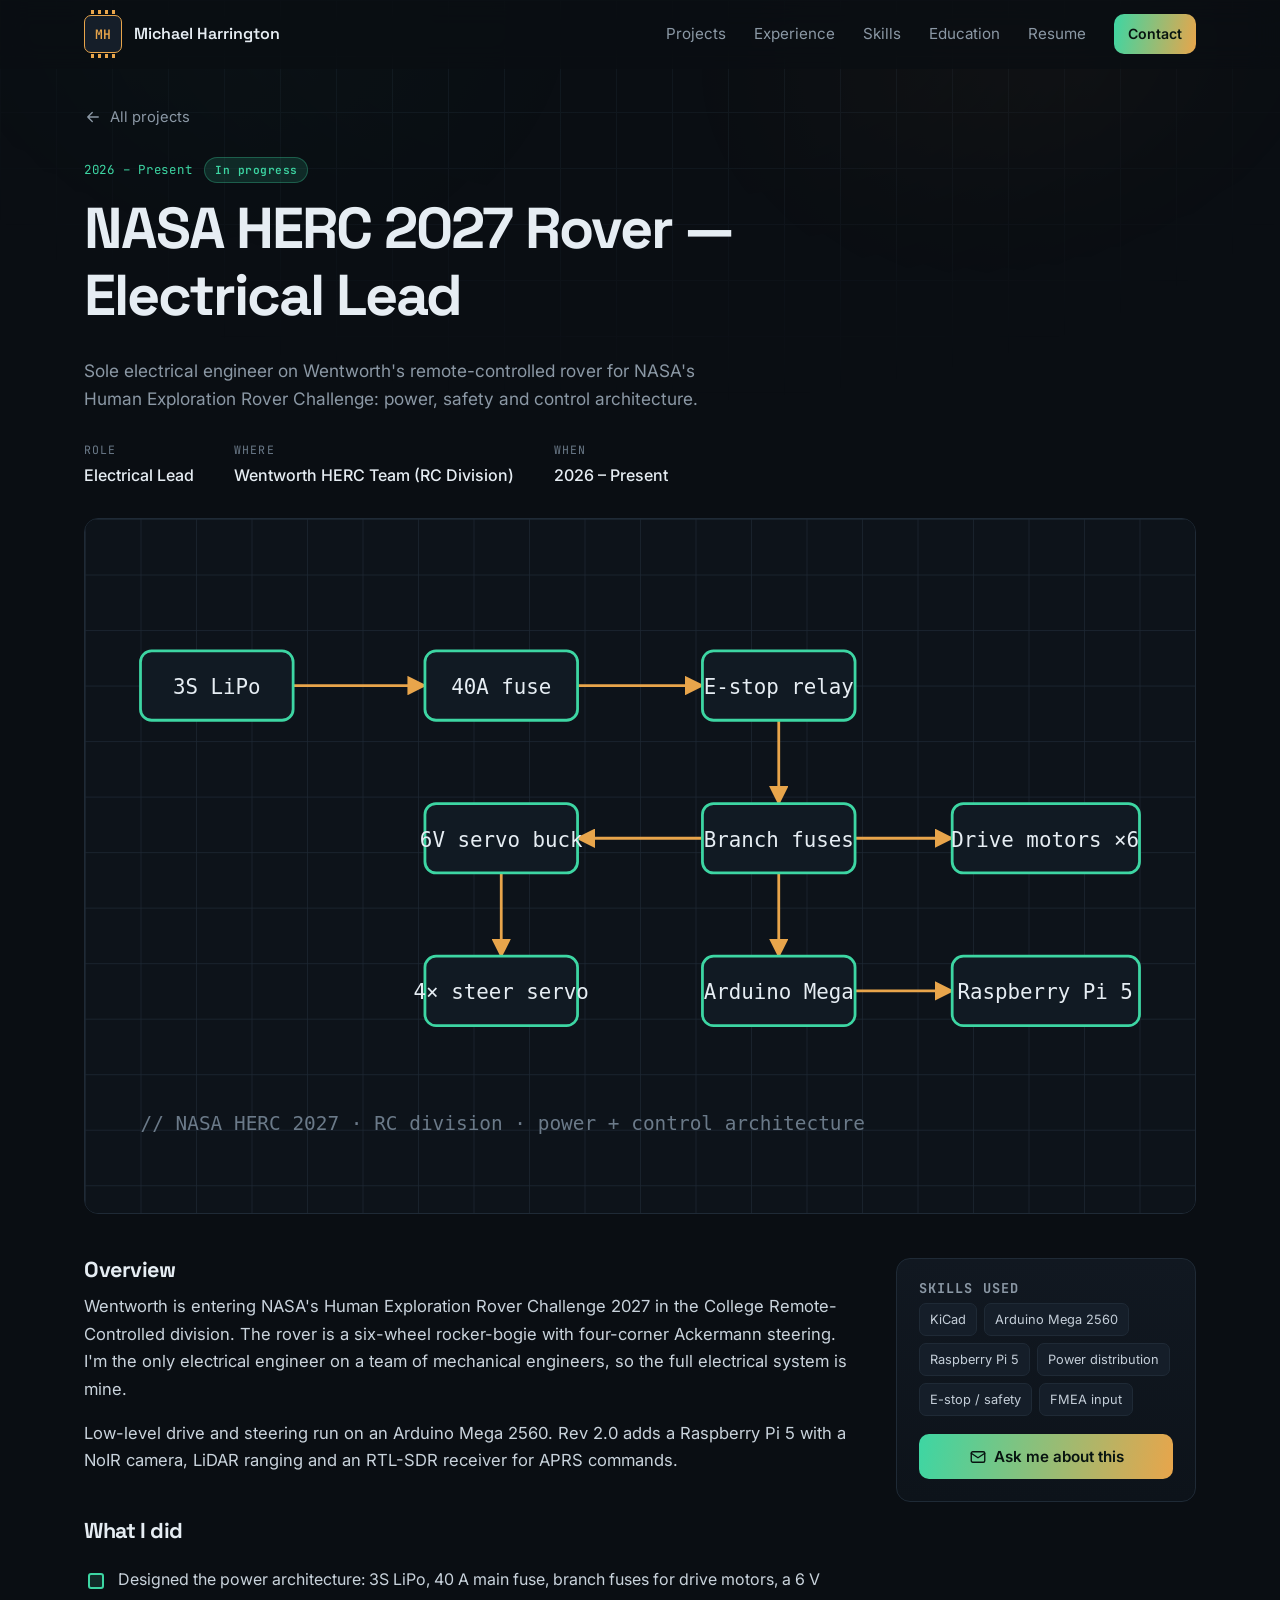
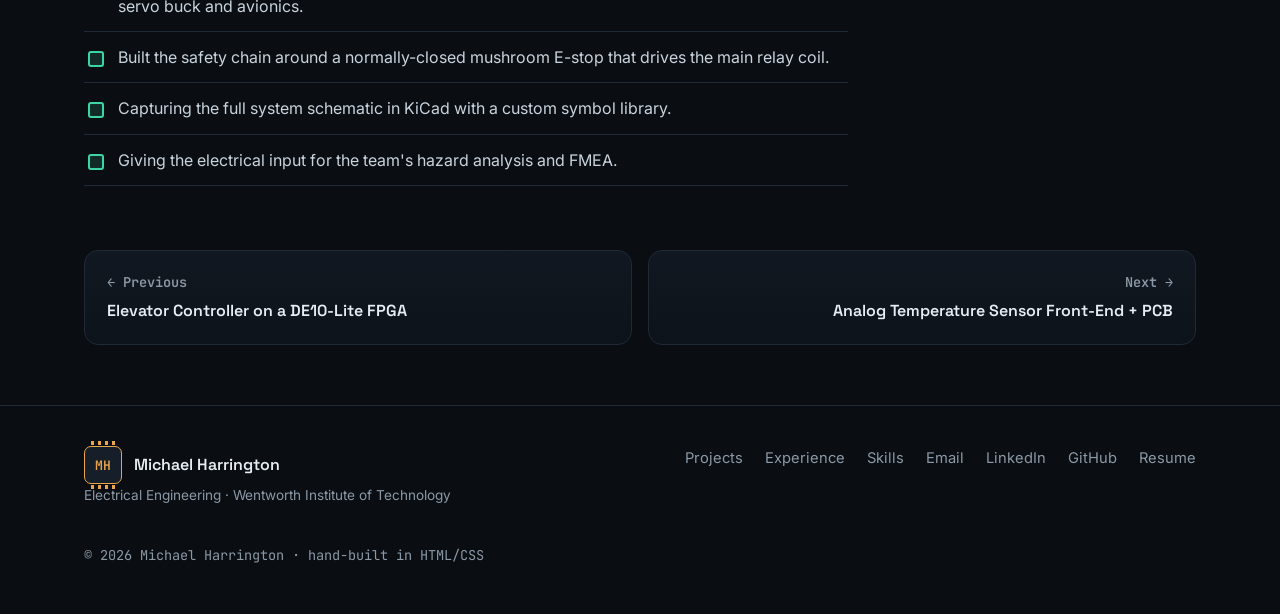
<file: projects/nasa-herc-rover.html>
<!doctype html>
<html lang="en"><head>
<meta charset="utf-8"><meta name="viewport" content="width=device-width,initial-scale=1">
<title>NASA HERC 2027 Rover — Electrical Lead — Michael Harrington</title>
<meta name="description" content="Sole electrical engineer on Wentworth&#x27;s remote-controlled rover for NASA&#x27;s Human Exploration Rover Challenge: power, safety and control architecture.">
<meta name="theme-color" content="#0a0e13">
<script>document.documentElement.classList.add("js")</script>
<meta property="og:title" content="NASA HERC 2027 Rover — Electrical Lead — Michael Harrington"><meta property="og:description" content="Sole electrical engineer on Wentworth&#x27;s remote-controlled rover for NASA&#x27;s Human Exploration Rover Challenge: power, safety and control architecture."><meta property="og:type" content="website">
<meta property="og:image" content="https://michaelh1838.github.io/assets/og.png"><meta property="og:image:width" content="1200"><meta property="og:image:height" content="630"><meta name="twitter:card" content="summary_large_image">
<link rel="icon" href="../assets/favicon.svg" type="image/svg+xml">
<link rel="preconnect" href="https://fonts.googleapis.com"><link rel="preconnect" href="https://fonts.gstatic.com" crossorigin><link href="https://fonts.googleapis.com/css2?family=Inter:wght@400;500;600&family=JetBrains+Mono:wght@400;500&family=Space+Grotesk:wght@500;600;700&display=swap" rel="stylesheet">
<link rel="stylesheet" href="../assets/style.css">
</head><body>
<a class="skip" href="#main">Skip to content</a>
<div class="bg-grid" aria-hidden="true"></div><header class="nav" id="top"><div class="wrap nav-in">
<a class="brand" href="../index.html"><span class="chiplogo" aria-hidden="true"><span>MH</span></span><span class="brand-name">Michael Harrington</span></a>
<nav class="nav-links" id="navlinks" aria-label="Primary"><a href="../#projects">Projects</a><a href="../#experience">Experience</a><a href="../#skills">Skills</a><a href="../#education">Education</a><a href="../Michael_Harrington_Resume.pdf" target="_blank" rel="noopener">Resume</a><a class="btn btn-sm btn-primary" href="../#contact">Contact</a></nav>
<button class="nav-toggle" aria-label="Open menu" aria-expanded="false" aria-controls="navlinks"><span></span><span></span></button>
</div></header>
<main id="main" class="pmain">
<div class="wrap">
<a class="back" href="../#projects"><svg class="ic" viewBox="0 0 24 24" fill="none" stroke="currentColor" stroke-width="1.8" stroke-linecap="round" stroke-linejoin="round" aria-hidden="true"><path d="M19 12H5M11 6l-6 6 6 6"/></svg> All projects</a>
<header class="phead">
<p class="eyebrow mono">2026 – Present <span class="badge live">In progress</span></p>
<h1>NASA HERC 2027 Rover — Electrical Lead</h1>
<p class="lead">Sole electrical engineer on Wentworth&#x27;s remote-controlled rover for NASA&#x27;s Human Exploration Rover Challenge: power, safety and control architecture.</p>
<dl class="meta">
<div><dt class="mono">Role</dt><dd>Electrical Lead</dd></div>
<div><dt class="mono">Where</dt><dd>Wentworth HERC Team (RC Division)</dd></div>
<div><dt class="mono">When</dt><dd>2026 – Present</dd></div>
</dl>
</header>
<div class="phero card svgc"><img src="../assets/herc.svg" alt="NASA HERC 2027 Rover — Electrical Lead" width="1600" height="900"></div>
<div class="pgrid">
<div class="pcontent">
<section class="psec"><h2 class="h3">Overview</h2><p>Wentworth is entering NASA&#x27;s Human Exploration Rover Challenge 2027 in the College Remote-Controlled division. The rover is a six-wheel rocker-bogie with four-corner Ackermann steering. I&#x27;m the only electrical engineer on a team of mechanical engineers, so the full electrical system is mine.</p><p>Low-level drive and steering run on an Arduino Mega 2560. Rev 2.0 adds a Raspberry Pi 5 with a NoIR camera, LiDAR ranging and an RTL-SDR receiver for APRS commands.</p></section>
<section class="psec"><h2 class="h3">What I did</h2><ul class="checks"><li>Designed the power architecture: 3S LiPo, 40 A main fuse, branch fuses for drive motors, a 6 V servo buck and avionics.</li><li>Built the safety chain around a normally-closed mushroom E-stop that drives the main relay coil.</li><li>Capturing the full system schematic in KiCad with a custom symbol library.</li><li>Giving the electrical input for the team&#x27;s hazard analysis and FMEA.</li></ul></section>


</div>
<aside class="pside"><div class="card sticky"><h2 class="h4 mono">Skills used</h2><ul class="chips"><li>KiCad</li><li>Arduino Mega 2560</li><li>Raspberry Pi 5</li><li>Power distribution</li><li>E-stop / safety</li><li>FMEA input</li></ul>
<a class="btn btn-primary btn-block" href="mailto:michaelh071805@gmail.com?subject=NASA HERC 2027 Rover — Electrical Lead"><svg class="ic" viewBox="0 0 24 24" fill="none" stroke="currentColor" stroke-width="1.8" stroke-linecap="round" stroke-linejoin="round" aria-hidden="true"><rect x="3" y="5" width="18" height="14" rx="2"/><path d="M3 7l9 6 9-6"/></svg> Ask me about this</a></div></aside>
</div>
<nav class="pnav" aria-label="More projects">
<a class="card" href="../projects/elevator-controller-fpga.html"><span class="mono muted small">← Previous</span><span>Elevator Controller on a DE10-Lite FPGA</span></a>
<a class="card right" href="../projects/analog-temperature-sensor.html"><span class="mono muted small">Next →</span><span>Analog Temperature Sensor Front-End + PCB</span></a>
</nav>
</div>
<div class="lightbox" id="lb" hidden><button class="lb-close" aria-label="Close">×</button><button class="lb-prev" aria-label="Previous">‹</button><figure><img alt=""><figcaption></figcaption></figure><button class="lb-next" aria-label="Next">›</button></div>
</main><footer class="foot"><div class="wrap foot-in">
<div><a class="brand" href="../index.html"><span class="chiplogo" aria-hidden="true"><span>MH</span></span><span class="brand-name">Michael Harrington</span></a>
<p class="muted small">Electrical Engineering · Wentworth Institute of Technology</p></div>
<div class="foot-links"><a href="../#projects">Projects</a><a href="../#experience">Experience</a><a href="../#skills">Skills</a><a href="mailto:michaelh071805@gmail.com">Email</a><a href="https://www.linkedin.com/in/michaelharrington-ee/" target="_blank" rel="noopener">LinkedIn</a><a href="https://github.com/MichaelH1838" target="_blank" rel="noopener">GitHub</a><a href="../Michael_Harrington_Resume.pdf" target="_blank" rel="noopener">Resume</a></div>
<p class="muted small mono">© <span id="yr">2026</span> Michael Harrington · hand-built in HTML/CSS</p>
</div></footer>
<script src="../assets/main.js" defer></script>
</body></html>
</file>
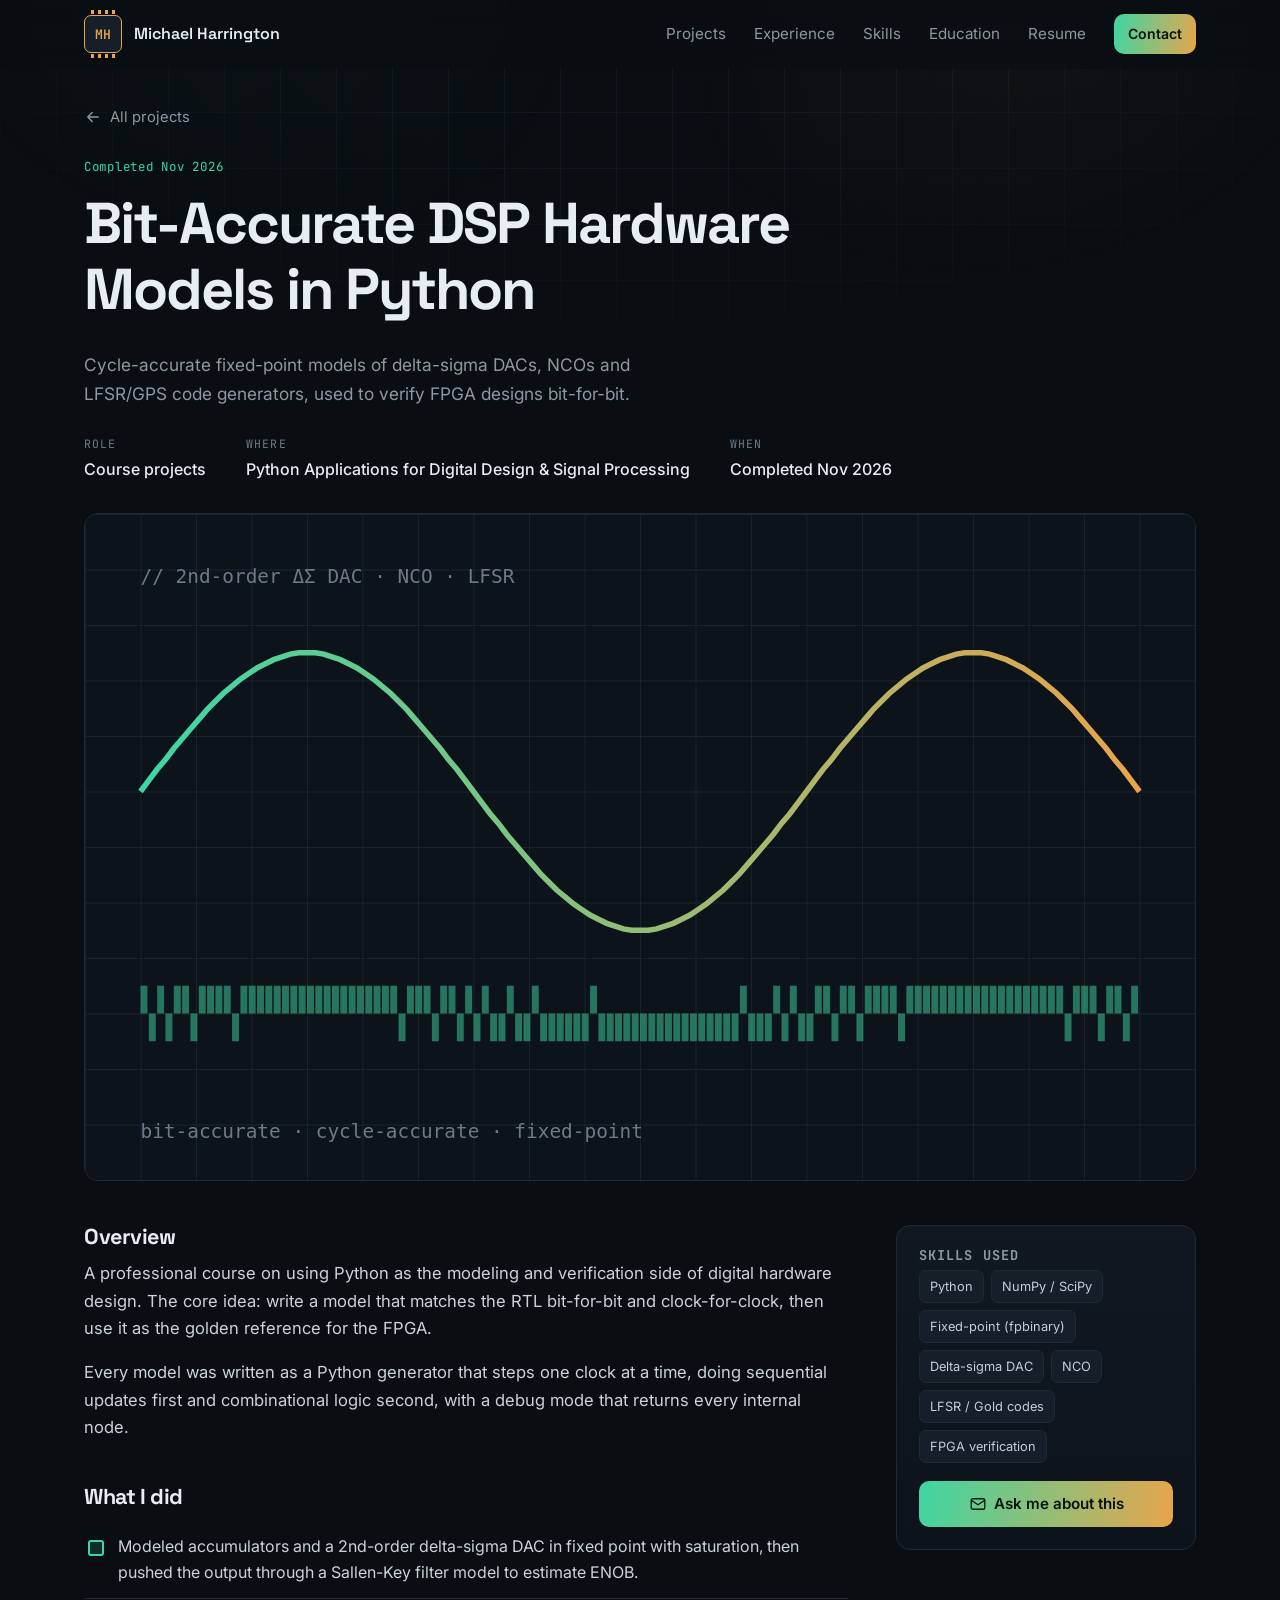
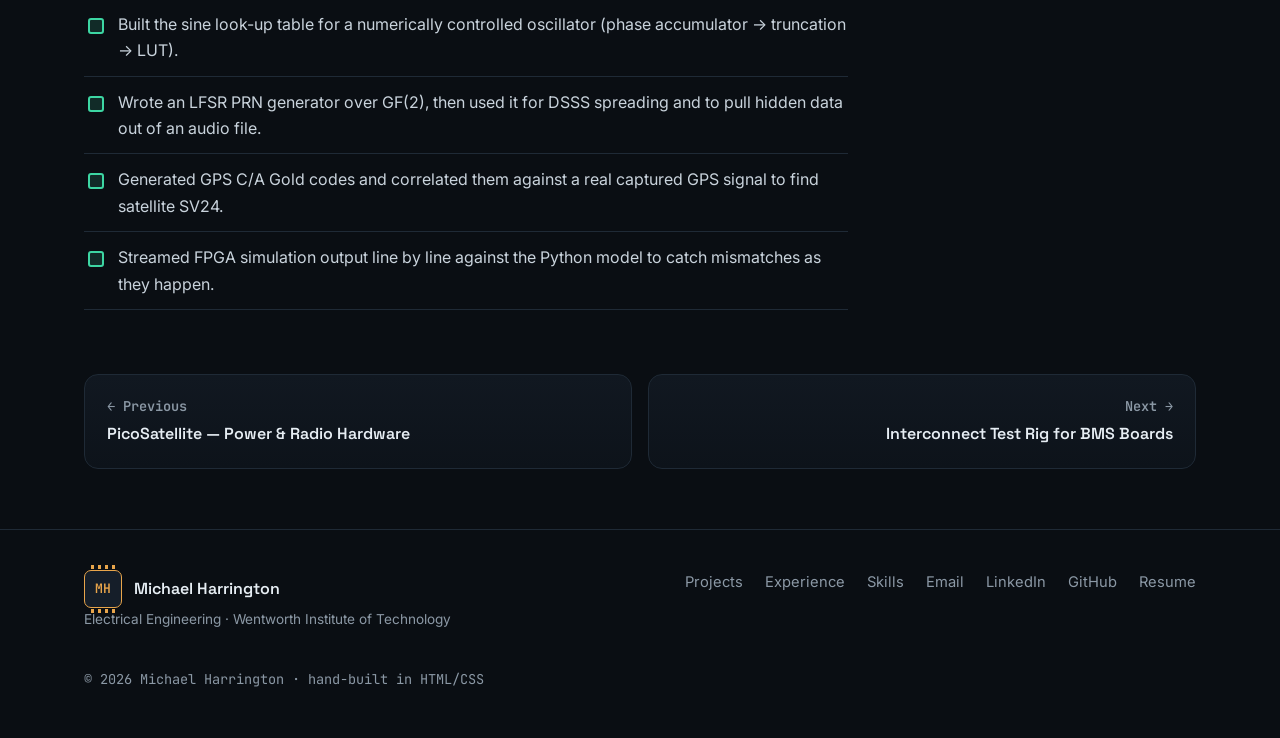
<file: projects/python-dsp-hardware-models.html>
<!doctype html>
<html lang="en"><head>
<meta charset="utf-8"><meta name="viewport" content="width=device-width,initial-scale=1">
<title>Bit-Accurate DSP Hardware Models in Python — Michael Harrington</title>
<meta name="description" content="Cycle-accurate fixed-point models of delta-sigma DACs, NCOs and LFSR/GPS code generators, used to verify FPGA designs bit-for-bit.">
<meta name="theme-color" content="#0a0e13">
<script>document.documentElement.classList.add("js")</script>
<meta property="og:title" content="Bit-Accurate DSP Hardware Models in Python — Michael Harrington"><meta property="og:description" content="Cycle-accurate fixed-point models of delta-sigma DACs, NCOs and LFSR/GPS code generators, used to verify FPGA designs bit-for-bit."><meta property="og:type" content="website">
<meta property="og:image" content="https://michaelh1838.github.io/assets/og.png"><meta property="og:image:width" content="1200"><meta property="og:image:height" content="630"><meta name="twitter:card" content="summary_large_image">
<link rel="icon" href="../assets/favicon.svg" type="image/svg+xml">
<link rel="preconnect" href="https://fonts.googleapis.com"><link rel="preconnect" href="https://fonts.gstatic.com" crossorigin><link href="https://fonts.googleapis.com/css2?family=Inter:wght@400;500;600&family=JetBrains+Mono:wght@400;500&family=Space+Grotesk:wght@500;600;700&display=swap" rel="stylesheet">
<link rel="stylesheet" href="../assets/style.css">
</head><body>
<a class="skip" href="#main">Skip to content</a>
<div class="bg-grid" aria-hidden="true"></div><header class="nav" id="top"><div class="wrap nav-in">
<a class="brand" href="../index.html"><span class="chiplogo" aria-hidden="true"><span>MH</span></span><span class="brand-name">Michael Harrington</span></a>
<nav class="nav-links" id="navlinks" aria-label="Primary"><a href="../#projects">Projects</a><a href="../#experience">Experience</a><a href="../#skills">Skills</a><a href="../#education">Education</a><a href="../Michael_Harrington_Resume.pdf" target="_blank" rel="noopener">Resume</a><a class="btn btn-sm btn-primary" href="../#contact">Contact</a></nav>
<button class="nav-toggle" aria-label="Open menu" aria-expanded="false" aria-controls="navlinks"><span></span><span></span></button>
</div></header>
<main id="main" class="pmain">
<div class="wrap">
<a class="back" href="../#projects"><svg class="ic" viewBox="0 0 24 24" fill="none" stroke="currentColor" stroke-width="1.8" stroke-linecap="round" stroke-linejoin="round" aria-hidden="true"><path d="M19 12H5M11 6l-6 6 6 6"/></svg> All projects</a>
<header class="phead">
<p class="eyebrow mono">Completed Nov 2026 </p>
<h1>Bit-Accurate DSP Hardware Models in Python</h1>
<p class="lead">Cycle-accurate fixed-point models of delta-sigma DACs, NCOs and LFSR/GPS code generators, used to verify FPGA designs bit-for-bit.</p>
<dl class="meta">
<div><dt class="mono">Role</dt><dd>Course projects</dd></div>
<div><dt class="mono">Where</dt><dd>Python Applications for Digital Design &amp; Signal Processing</dd></div>
<div><dt class="mono">When</dt><dd>Completed Nov 2026</dd></div>
</dl>
</header>
<div class="phero card svgc"><img src="../assets/dsp.svg" alt="Bit-Accurate DSP Hardware Models in Python" width="1600" height="900"></div>
<div class="pgrid">
<div class="pcontent">
<section class="psec"><h2 class="h3">Overview</h2><p>A professional course on using Python as the modeling and verification side of digital hardware design. The core idea: write a model that matches the RTL bit-for-bit and clock-for-clock, then use it as the golden reference for the FPGA.</p><p>Every model was written as a Python generator that steps one clock at a time, doing sequential updates first and combinational logic second, with a debug mode that returns every internal node.</p></section>
<section class="psec"><h2 class="h3">What I did</h2><ul class="checks"><li>Modeled accumulators and a 2nd-order delta-sigma DAC in fixed point with saturation, then pushed the output through a Sallen-Key filter model to estimate ENOB.</li><li>Built the sine look-up table for a numerically controlled oscillator (phase accumulator → truncation → LUT).</li><li>Wrote an LFSR PRN generator over GF(2), then used it for DSSS spreading and to pull hidden data out of an audio file.</li><li>Generated GPS C/A Gold codes and correlated them against a real captured GPS signal to find satellite SV24.</li><li>Streamed FPGA simulation output line by line against the Python model to catch mismatches as they happen.</li></ul></section>


</div>
<aside class="pside"><div class="card sticky"><h2 class="h4 mono">Skills used</h2><ul class="chips"><li>Python</li><li>NumPy / SciPy</li><li>Fixed-point (fpbinary)</li><li>Delta-sigma DAC</li><li>NCO</li><li>LFSR / Gold codes</li><li>FPGA verification</li></ul>
<a class="btn btn-primary btn-block" href="mailto:michaelh071805@gmail.com?subject=Bit-Accurate DSP Hardware Models in Python"><svg class="ic" viewBox="0 0 24 24" fill="none" stroke="currentColor" stroke-width="1.8" stroke-linecap="round" stroke-linejoin="round" aria-hidden="true"><rect x="3" y="5" width="18" height="14" rx="2"/><path d="M3 7l9 6 9-6"/></svg> Ask me about this</a></div></aside>
</div>
<nav class="pnav" aria-label="More projects">
<a class="card" href="../projects/picosatellite.html"><span class="mono muted small">← Previous</span><span>PicoSatellite — Power &amp; Radio Hardware</span></a>
<a class="card right" href="../projects/interconnect-test-rig.html"><span class="mono muted small">Next →</span><span>Interconnect Test Rig for BMS Boards</span></a>
</nav>
</div>
<div class="lightbox" id="lb" hidden><button class="lb-close" aria-label="Close">×</button><button class="lb-prev" aria-label="Previous">‹</button><figure><img alt=""><figcaption></figcaption></figure><button class="lb-next" aria-label="Next">›</button></div>
</main><footer class="foot"><div class="wrap foot-in">
<div><a class="brand" href="../index.html"><span class="chiplogo" aria-hidden="true"><span>MH</span></span><span class="brand-name">Michael Harrington</span></a>
<p class="muted small">Electrical Engineering · Wentworth Institute of Technology</p></div>
<div class="foot-links"><a href="../#projects">Projects</a><a href="../#experience">Experience</a><a href="../#skills">Skills</a><a href="mailto:michaelh071805@gmail.com">Email</a><a href="https://www.linkedin.com/in/michaelharrington-ee/" target="_blank" rel="noopener">LinkedIn</a><a href="https://github.com/MichaelH1838" target="_blank" rel="noopener">GitHub</a><a href="../Michael_Harrington_Resume.pdf" target="_blank" rel="noopener">Resume</a></div>
<p class="muted small mono">© <span id="yr">2026</span> Michael Harrington · hand-built in HTML/CSS</p>
</div></footer>
<script src="../assets/main.js" defer></script>
</body></html>
</file>
<file: assets/style.css>
:root{
  --bg:#0a0e13;--bg2:#0d131a;--surface:#111821;--surface2:#151e29;--line:#1f2a36;--line2:#2a3846;
  --text:#e6edf3;--muted:#8b98a5;--dim:#6b7a89;
  --copper:#e8a54b;--green:#3dd6a3;--grad:linear-gradient(100deg,#3dd6a3 0%,#e8a54b 100%);
  --r:14px;--maxw:1160px;
  --sans:"Inter",system-ui,-apple-system,"Segoe UI",Roboto,sans-serif;
  --head:"Space Grotesk","Inter",system-ui,sans-serif;
  --mono:"JetBrains Mono",ui-monospace,SFMono-Regular,Menlo,Consolas,monospace;
}
*{box-sizing:border-box}
html{scroll-behavior:smooth;scroll-padding-top:84px}
body{margin:0;background:var(--bg);color:var(--text);font:16px/1.65 var(--sans);-webkit-font-smoothing:antialiased;overflow-x:hidden}
img,video,svg{max-width:100%;display:block}
a{color:inherit;text-decoration:none}
h1,h2,h3,h4{font-family:var(--head);line-height:1.15;margin:0 0 .5em;letter-spacing:-.02em}
h2{font-size:clamp(1.8rem,3.4vw,2.6rem)}
h3{font-size:1.2rem}
.h3{font-size:1.35rem}.h4{font-size:.85rem;text-transform:uppercase;letter-spacing:.08em;color:var(--muted)}
p{margin:0 0 1em}
.mono{font-family:var(--mono)}
.muted{color:var(--muted)}.small{font-size:.85rem}
.wrap{max-width:var(--maxw);margin:0 auto;padding:0 24px}
.skip{position:absolute;left:-999px;top:8px;background:var(--copper);color:#111;padding:8px 14px;border-radius:8px;z-index:100}
.skip:focus{left:8px}
:focus-visible{outline:2px solid var(--green);outline-offset:3px;border-radius:6px}
.bg-grid{position:fixed;inset:0;z-index:-1;pointer-events:none;
  background-image:linear-gradient(var(--line) 1px,transparent 1px),linear-gradient(90deg,var(--line) 1px,transparent 1px);
  background-size:56px 56px;opacity:.35;
  mask-image:radial-gradient(ellipse 80% 60% at 50% 0%,#000 30%,transparent 75%);
  -webkit-mask-image:radial-gradient(ellipse 80% 60% at 50% 0%,#000 30%,transparent 75%)}
.bg-grid::after{content:"";position:absolute;inset:0;background:radial-gradient(600px 400px at 85% 8%,rgba(232,165,75,.12),transparent 70%),radial-gradient(700px 500px at 10% 0%,rgba(61,214,163,.10),transparent 70%)}

/* nav */
.nav{position:sticky;top:0;z-index:50;background:rgba(10,14,19,.72);backdrop-filter:blur(14px);-webkit-backdrop-filter:blur(14px);border-bottom:1px solid transparent;transition:border-color .3s}
.nav.scrolled{border-bottom-color:var(--line)}
.nav-in{display:flex;align-items:center;justify-content:space-between;height:68px}
.brand{display:flex;align-items:center;gap:12px;font-family:var(--head);font-weight:600}
.chiplogo{position:relative;width:38px;height:38px;border-radius:7px;background:var(--surface2);border:1.5px solid var(--copper);display:grid;place-items:center;font:600 13px var(--mono);color:var(--copper)}
.chiplogo::before,.chiplogo::after{content:"";position:absolute;left:6px;right:6px;height:4px;
  background:repeating-linear-gradient(90deg,var(--copper) 0 3px,transparent 3px 7px)}
.chiplogo::before{top:-6px}.chiplogo::after{bottom:-6px}
.nav-links{display:flex;align-items:center;gap:28px;font-size:.95rem}
.nav-links a:not(.btn){color:var(--muted);transition:color .2s;position:relative}
.nav-links a:not(.btn):hover,.nav-links a.active{color:var(--text)}
.nav-links a.active::after{content:"";position:absolute;left:0;right:0;bottom:-6px;height:2px;background:var(--grad);border-radius:2px}
.nav-toggle{display:none;background:none;border:0;width:40px;height:40px;cursor:pointer;padding:8px}
.nav-toggle span{display:block;height:2px;background:var(--text);margin:6px 0;transition:transform .3s}
.nav-toggle[aria-expanded=true] span:first-child{transform:translateY(4px) rotate(45deg)}
.nav-toggle[aria-expanded=true] span:last-child{transform:translateY(-4px) rotate(-45deg)}

/* buttons */
.btn{display:inline-flex;align-items:center;gap:7px;padding:10px 14px;border-radius:10px;border:1px solid var(--line2);background:var(--surface);color:var(--text);font-weight:500;font-size:.95rem;transition:transform .2s,border-color .2s,background .2s,box-shadow .2s;cursor:pointer}
.btn:hover{border-color:var(--muted);transform:translateY(-1px)}
.btn-primary{background:var(--grad);border:0;color:#081410;font-weight:600}
.btn-primary:hover{box-shadow:0 8px 30px -8px rgba(61,214,163,.55)}
.btn-sm{padding:8px 14px;font-size:.88rem}
.btn-block{width:100%;justify-content:center;margin-top:18px}
.ic{width:18px;height:18px;flex:none}
.textlink{display:inline-flex;align-items:center;gap:6px;color:var(--green);font-weight:500}
.textlink:hover{gap:10px}

/* hero */
.hero{padding:72px 0 40px}
.hero-in{display:grid;grid-template-columns:1.15fr 1fr;gap:56px;align-items:center}
.status{display:inline-flex;align-items:center;gap:10px;font-size:.8rem;color:var(--muted);border:1px solid var(--line2);background:rgba(17,24,33,.7);padding:7px 14px;border-radius:999px;margin-bottom:26px}
.pulse{width:8px;height:8px;border-radius:50%;background:var(--green);box-shadow:0 0 0 0 rgba(61,214,163,.7);animation:pulse 2s infinite}
@keyframes pulse{70%{box-shadow:0 0 0 9px rgba(61,214,163,0)}100%{box-shadow:0 0 0 0 rgba(61,214,163,0)}}
.hero h1{font-size:clamp(3rem,7.5vw,5.6rem);line-height:.98;letter-spacing:-.045em;margin-bottom:18px}
.grad{background:var(--grad);-webkit-background-clip:text;background-clip:text;color:transparent}
.tagline{font-family:var(--head);font-size:clamp(1.2rem,2.2vw,1.55rem);font-weight:500;margin-bottom:14px}
.lead{font-size:1.08rem;color:var(--muted);max-width:56ch}
.cta{display:flex;flex-wrap:wrap;gap:10px;margin-top:28px}
.hero-art{display:flex;flex-direction:column;gap:22px;align-items:center}
.die{width:min(320px,80%);aspect-ratio:1;padding:22px;position:relative}
.die-in{position:relative;width:100%;height:100%;border-radius:18px;background:linear-gradient(145deg,#18222d,#0f161e);border:1.5px solid var(--line2);box-shadow:0 30px 80px -30px rgba(0,0,0,.8),inset 0 1px 0 rgba(255,255,255,.04)}
.die-pins{position:absolute;background-repeat:repeat;opacity:.9}
.die-pins.t,.die-pins.b{left:12%;right:12%;height:14px;background-image:linear-gradient(90deg,var(--copper) 0 8px,transparent 8px 20px);background-size:20px 14px}
.die-pins.t{top:-16px}.die-pins.b{bottom:-16px}
.die-pins.l,.die-pins.r{top:12%;bottom:12%;width:14px;background-image:linear-gradient(var(--copper) 0 8px,transparent 8px 20px);background-size:14px 20px}
.die-pins.l{left:-16px}.die-pins.r{right:-16px}
.die-core{position:absolute;inset:16%;border-radius:10px;border:1px dashed var(--line2);display:flex;flex-direction:column;justify-content:center;align-items:center;text-align:center;gap:10px;
  background:radial-gradient(circle at 30% 20%,rgba(61,214,163,.10),transparent 60%),repeating-linear-gradient(0deg,transparent 0 11px,rgba(42,56,70,.35) 11px 12px),repeating-linear-gradient(90deg,transparent 0 11px,rgba(42,56,70,.35) 11px 12px)}
.die-core::before{content:"";position:absolute;top:10px;left:10px;width:9px;height:9px;border-radius:50%;background:var(--copper)}
.die-lbl{font-size:.7rem;color:var(--copper);letter-spacing:.15em}
.die-name{font-family:var(--head);font-weight:700;font-size:1.35rem;line-height:1.1}
.die-sub{font-size:.68rem;color:var(--muted);letter-spacing:.1em}
.wavecard{width:100%;padding:16px 18px}
.timing .sig{fill:none;stroke-width:2;stroke-linejoin:round}
.timing .clk{stroke:var(--green)}
.timing .en{stroke:var(--copper)}
.timing .bus path{fill:rgba(61,214,163,.07);stroke:#5c8fb0;stroke-width:1.5}
.timing .bus text{font:500 12px var(--mono);fill:var(--text);text-anchor:middle}
.timing .scroll{animation:scroll 16s linear infinite}
@keyframes scroll{to{transform:translateX(-640px)}}

/* sections */
.sec{padding:84px 0}
.sec-h{max-width:720px;margin-bottom:38px}
.eyebrow{font-size:.78rem;color:var(--green);letter-spacing:.06em;margin-bottom:12px}
.card{background:linear-gradient(180deg,var(--surface),var(--bg2));border:1px solid var(--line);border-radius:var(--r);transition:border-color .25s,transform .25s,box-shadow .25s}

/* skills */
.skills-grid{display:grid;grid-template-columns:repeat(auto-fill,minmax(250px,1fr));gap:16px}
.skill{padding:22px}
.skill:hover{border-color:var(--line2)}
.skill-h{display:flex;align-items:center;gap:12px;margin-bottom:14px}
.skill-h .ic{width:34px;height:34px;padding:7px;border-radius:9px;background:rgba(61,214,163,.09);color:var(--green)}
.skill-h h3{margin:0;font-size:1.02rem}
.chips,.tags{list-style:none;margin:0;padding:0;display:flex;flex-wrap:wrap;gap:7px}
.chips li{font-size:.8rem;padding:5px 10px;border-radius:7px;background:var(--surface2);border:1px solid var(--line);color:#c4ced8}
.tags li{font:500 .72rem var(--mono);padding:4px 9px;border-radius:6px;background:rgba(232,165,75,.08);color:#e9bf86;border:1px solid rgba(232,165,75,.18)}
.tags li.more{background:transparent;color:var(--dim);border-color:var(--line)}

/* projects */
.filters{display:flex;flex-wrap:wrap;gap:8px;margin-bottom:26px}
.filter{font:500 .85rem var(--sans);padding:8px 15px;border-radius:999px;border:1px solid var(--line2);background:transparent;color:var(--muted);cursor:pointer;transition:all .2s}
.filter:hover{color:var(--text);border-color:var(--muted)}
.filter.on{background:var(--text);color:var(--bg);border-color:var(--text)}
.proj-grid{display:grid;grid-template-columns:repeat(2,1fr);gap:22px}
.proj{position:relative;overflow:hidden;display:flex;flex-direction:column}
.proj.hide{display:none}
.proj:hover{border-color:var(--line2);transform:translateY(-4px);box-shadow:0 24px 50px -24px rgba(0,0,0,.9)}
.proj-link{position:absolute;inset:0;z-index:2}
.proj-img{position:relative;aspect-ratio:16/9;overflow:hidden;background:var(--bg2);border-bottom:1px solid var(--line)}
.proj-img img{width:100%;height:100%;object-fit:cover;transition:transform .6s cubic-bezier(.2,.7,.2,1)}
.proj:hover .proj-img img{transform:scale(1.05)}
.badge{font:600 .7rem var(--mono);padding:5px 10px;border-radius:999px;letter-spacing:.04em}
.badge.live{background:rgba(61,214,163,.14);color:var(--green);border:1px solid rgba(61,214,163,.3)}
.proj-img .badge{position:absolute;top:12px;left:12px;backdrop-filter:blur(6px);background:rgba(10,14,19,.75)}
.mcount{position:absolute;bottom:12px;right:12px;font-size:.7rem;padding:4px 9px;border-radius:6px;background:rgba(10,14,19,.8);color:var(--muted)}
.proj-body{padding:20px 22px 22px;display:flex;flex-direction:column;flex:1}
.proj-body .eyebrow{color:var(--dim);margin-bottom:8px}
.proj-body h3{font-size:1.18rem}
.proj-body p.muted{font-size:.94rem;flex:1}
.read{display:inline-flex;align-items:center;gap:6px;margin-top:16px;font-size:.88rem;color:var(--green);font-weight:500;transition:gap .2s}
.proj:hover .read{gap:10px}

/* stats */
.stats{border-top:1px solid var(--line);border-bottom:1px solid var(--line);background:linear-gradient(90deg,rgba(61,214,163,.04),rgba(232,165,75,.04))}
.stats-in{display:grid;grid-template-columns:repeat(4,1fr)}
.stat{padding:38px 20px;border-left:1px solid var(--line)}
.stat:first-child{border-left:0}
.num{display:block;font:700 clamp(2.2rem,4.5vw,3.2rem)/1 var(--head);background:var(--grad);-webkit-background-clip:text;background-clip:text;color:transparent;margin-bottom:10px}
.lbl{color:var(--muted);font-size:.9rem}

/* timeline */
.timeline{list-style:none;margin:0;padding:0;position:relative}
.timeline::before{content:"";position:absolute;left:21px;top:10px;bottom:10px;width:2px;background:linear-gradient(var(--green),var(--copper),transparent)}
.tl-item{position:relative;padding-left:68px;margin-bottom:18px}
.tl-dot{position:absolute;left:0;top:18px;width:44px;height:44px;border-radius:50%;display:grid;place-items:center;background:var(--bg);border:1.5px solid var(--line2);font-size:.78rem;color:var(--green)}
.tl-card{padding:22px 24px}
.tl-card:hover{border-color:var(--line2)}
.tl-top{display:flex;justify-content:space-between;gap:16px;align-items:flex-start}
.tl-top h3{margin-bottom:2px}
.role{color:var(--copper);font-weight:500;margin-bottom:10px}
.tl-date{text-align:right;margin:0;white-space:nowrap}

/* education / interests */
.edu-grid{display:grid;grid-template-columns:1.2fr 1fr;gap:20px}
.edu{padding:28px}
.edu h4{margin-top:22px;font-size:.85rem;text-transform:uppercase;letter-spacing:.08em;color:var(--muted)}
.int-grid{display:grid;grid-template-columns:repeat(4,1fr);gap:16px}
.int{padding:24px}
.int:hover{border-color:var(--line2);transform:translateY(-3px)}
.int-n{display:block;color:var(--copper);font-size:.8rem;margin-bottom:26px}
.int h3{font-size:1.08rem}
.int p{font-size:.92rem;margin:0}

/* contact */
.contact-card{padding:clamp(32px,6vw,64px);text-align:center;position:relative;overflow:hidden}
.contact-card::before{content:"";position:absolute;inset:-1px;border-radius:var(--r);padding:1px;background:var(--grad);-webkit-mask:linear-gradient(#000 0 0) content-box,linear-gradient(#000 0 0);-webkit-mask-composite:xor;mask-composite:exclude;opacity:.5;pointer-events:none}
.contact-card h2{max-width:22ch;margin:0 auto .5em}
.contact-card p.muted{max-width:56ch;margin:0 auto}
.contact-card .cta{justify-content:center}

/* footer */
.foot{border-top:1px solid var(--line);padding:40px 0 48px;margin-top:20px}
.foot-in{display:flex;flex-wrap:wrap;gap:24px;justify-content:space-between;align-items:flex-start}
.foot-links{display:flex;flex-wrap:wrap;gap:22px;color:var(--muted);font-size:.92rem}
.foot-links a:hover{color:var(--text)}
.foot-in>p{width:100%;margin:0}

/* project page */
.pmain{padding:36px 0 40px}
.back{display:inline-flex;align-items:center;gap:8px;color:var(--muted);font-size:.92rem;margin-bottom:28px}
.back:hover{color:var(--text)}
.phead{max-width:820px;margin-bottom:30px}
.phead .eyebrow{display:flex;align-items:center;gap:12px;flex-wrap:wrap}
.phead h1{font-size:clamp(2.2rem,5vw,3.6rem);letter-spacing:-.035em}
.meta{display:flex;flex-wrap:wrap;gap:14px 40px;margin:26px 0 0}
.meta dt{font-size:.72rem;color:var(--dim);text-transform:uppercase;letter-spacing:.1em;margin-bottom:3px}
.meta dd{margin:0;font-weight:500}
.phero{overflow:hidden;margin-bottom:44px}
.phero img{width:100%;height:auto;max-height:560px;object-fit:cover}
.phero.svgc{background:#0d131a}.phero.svgc img{object-fit:contain;max-height:none}
.pgrid{display:grid;grid-template-columns:1fr 300px;gap:48px;align-items:start}
.psec{margin-bottom:44px}
.pcontent p{color:#c9d3dc;font-size:1.04rem}
.checks{list-style:none;padding:0;margin:0}
.checks li{position:relative;padding:12px 0 12px 34px;border-bottom:1px solid var(--line);color:#c9d3dc}
.checks li::before{content:"";position:absolute;left:4px;top:19px;width:12px;height:12px;border-radius:3px;border:2px solid var(--green);background:rgba(61,214,163,.15)}
.sticky{position:sticky;top:96px;padding:22px}
.gallery{display:grid;grid-template-columns:repeat(auto-fill,minmax(210px,1fr));gap:14px}
.gitem{margin:0}
.gbtn{display:block;width:100%;padding:0;border:1px solid var(--line);border-radius:10px;overflow:hidden;cursor:zoom-in;background:var(--bg2);aspect-ratio:7/5}
.gbtn img{width:100%;height:100%;object-fit:cover;transition:transform .4s}
.gbtn:hover img{transform:scale(1.05)}
.gitem figcaption,.vitem figcaption{font-size:.82rem;color:var(--muted);margin-top:8px}
.videos{display:grid;grid-template-columns:repeat(auto-fill,minmax(300px,1fr));gap:16px}
.vitem{margin:0;padding:10px}
.vitem video{width:100%;border-radius:8px;background:#000;aspect-ratio:16/9}
.vitem figcaption{padding:4px 4px 2px}
.pnav{display:grid;grid-template-columns:1fr 1fr;gap:16px;margin-top:20px}
.pnav a{padding:20px 22px;display:flex;flex-direction:column;gap:4px;font-family:var(--head);font-weight:600}
.pnav a:hover{border-color:var(--line2)}
.pnav .right{text-align:right}
.lightbox{position:fixed;inset:0;z-index:100;background:rgba(5,8,11,.94);display:flex;align-items:center;justify-content:center;padding:40px 70px}
.lightbox[hidden]{display:none}
.lightbox figure{margin:0;max-width:100%;max-height:100%;display:flex;flex-direction:column;align-items:center}
.lightbox img{max-height:80vh;border-radius:8px}
.lightbox figcaption{color:var(--muted);margin-top:14px;font-size:.92rem}
.lightbox button{position:absolute;background:var(--surface);border:1px solid var(--line2);color:var(--text);width:46px;height:46px;border-radius:50%;font-size:26px;line-height:1;cursor:pointer}
.lb-close{top:20px;right:20px}.lb-prev{left:16px;top:50%;transform:translateY(-50%)}.lb-next{right:16px;top:50%;transform:translateY(-50%)}

/* reveal */
.js .reveal{opacity:0;transform:translateY(18px);transition:opacity .7s ease,transform .7s cubic-bezier(.2,.7,.2,1)}
.js .reveal.in{opacity:1;transform:none}

@media (max-width:960px){
  .hero-in{grid-template-columns:1fr;gap:40px}
  .hero-art{order:-1;flex-direction:row;align-items:center}
  .die{width:180px;flex:none;padding:16px}
  .die-name{font-size:.9rem}.die-lbl,.die-sub{font-size:.55rem}
  .int-grid{grid-template-columns:1fr 1fr}
  .edu-grid,.pgrid{grid-template-columns:1fr}
  .sticky{position:static}
  .stats-in{grid-template-columns:1fr 1fr}
  .stat:nth-child(3){border-left:0}
  .stat:nth-child(n+3){border-top:1px solid var(--line)}
}
@media (max-width:760px){
  .nav-toggle{display:block}
  .nav-links{position:fixed;top:68px;left:0;right:0;flex-direction:column;align-items:stretch;gap:0;padding:10px 24px 22px;background:rgba(10,14,19,.97);border-bottom:1px solid var(--line);transform:translateY(-120%);transition:transform .35s;z-index:-1}
  .nav-links.open{transform:none}
  .nav-links a:not(.btn){padding:14px 0;border-bottom:1px solid var(--line)}
  .nav-links .btn{margin-top:14px;justify-content:center}
  .hero{padding-top:40px}
  .hero-art{flex-direction:column}
  .die{display:none}
  .sec{padding:64px 0}
  .proj-grid{grid-template-columns:1fr}
  .int-grid{grid-template-columns:1fr}
  .tl-top{flex-direction:column;gap:4px}.tl-date{text-align:left}
  .tl-item{padding-left:0}.tl-dot,.timeline::before{display:none}
  .pnav{grid-template-columns:1fr}.pnav .right{text-align:left}
  .lightbox{padding:60px 12px}
  .lb-prev,.lb-next{top:auto;bottom:16px;transform:none}
}
@media (prefers-reduced-motion:reduce){
  *{animation:none!important;transition:none!important;scroll-behavior:auto!important}
  .js .reveal{opacity:1;transform:none}
}
</file>
